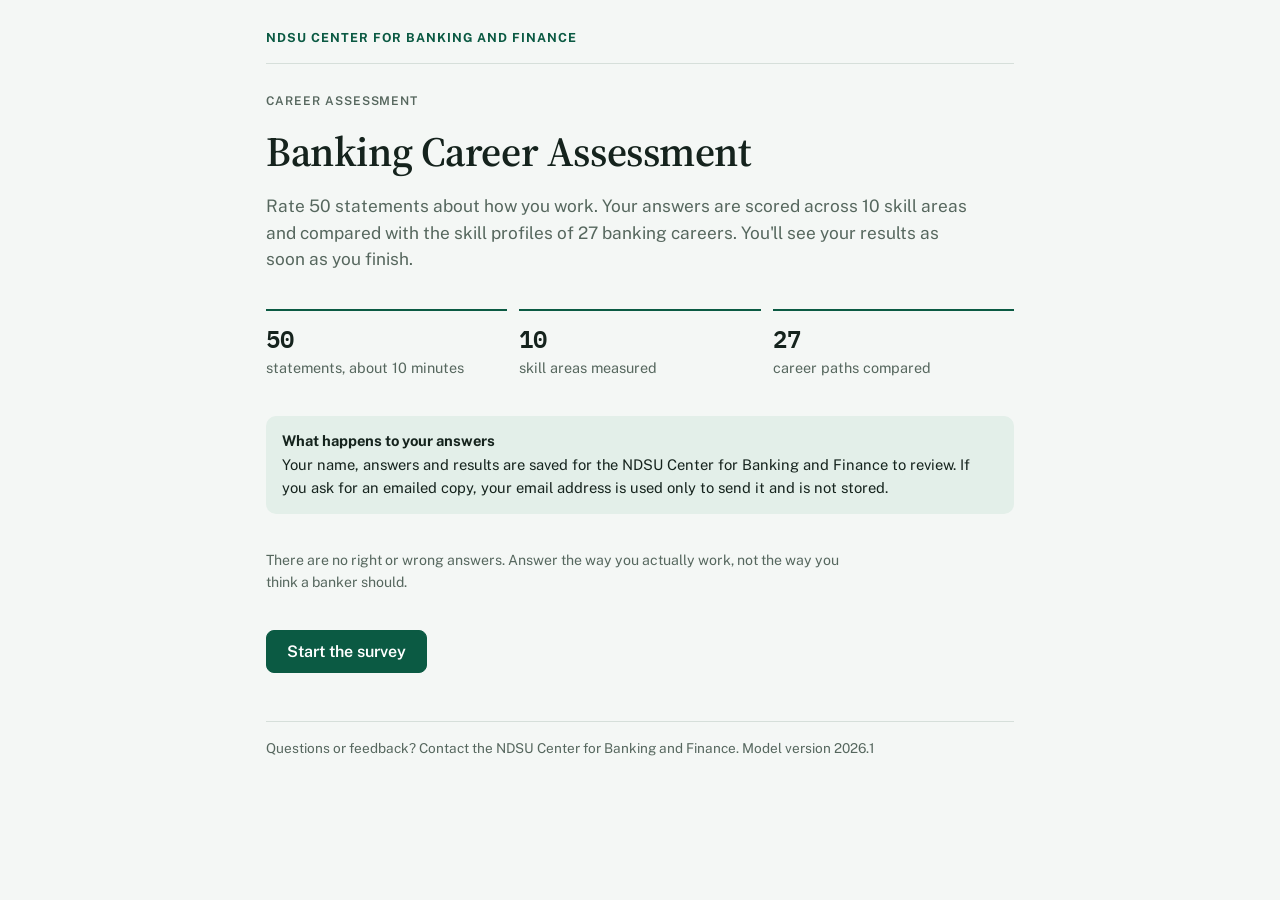
<file: index.html>
<!doctype html>
<html lang="en">
<head>
  <meta charset="utf-8">
  <meta name="viewport" content="width=device-width, initial-scale=1, viewport-fit=cover">
  <title>Banking Career Assessment</title>
  <meta name="description" content="NDSU Center for Banking and Finance career assessment survey.">
  <meta name="robots" content="noindex, nofollow">
  <link rel="preconnect" href="https://fonts.googleapis.com">
  <link rel="preconnect" href="https://fonts.gstatic.com" crossorigin>
  <link rel="stylesheet" href="https://fonts.googleapis.com/css2?family=IBM+Plex+Mono:wght@400;500;600&family=Public+Sans:wght@400;500;600;700&family=Source+Serif+4:opsz,wght@8..60,600&display=swap">
  <link rel="stylesheet" href="css/styles.css">
</head>
<body>
  <main class="wrap" id="app">
    <noscript>This survey needs JavaScript turned on.</noscript>
  </main>
  <script src="js/config.js"></script>
  <script src="js/scoring.js"></script>
  <script src="js/app.js"></script>
</body>
</html>
</file>
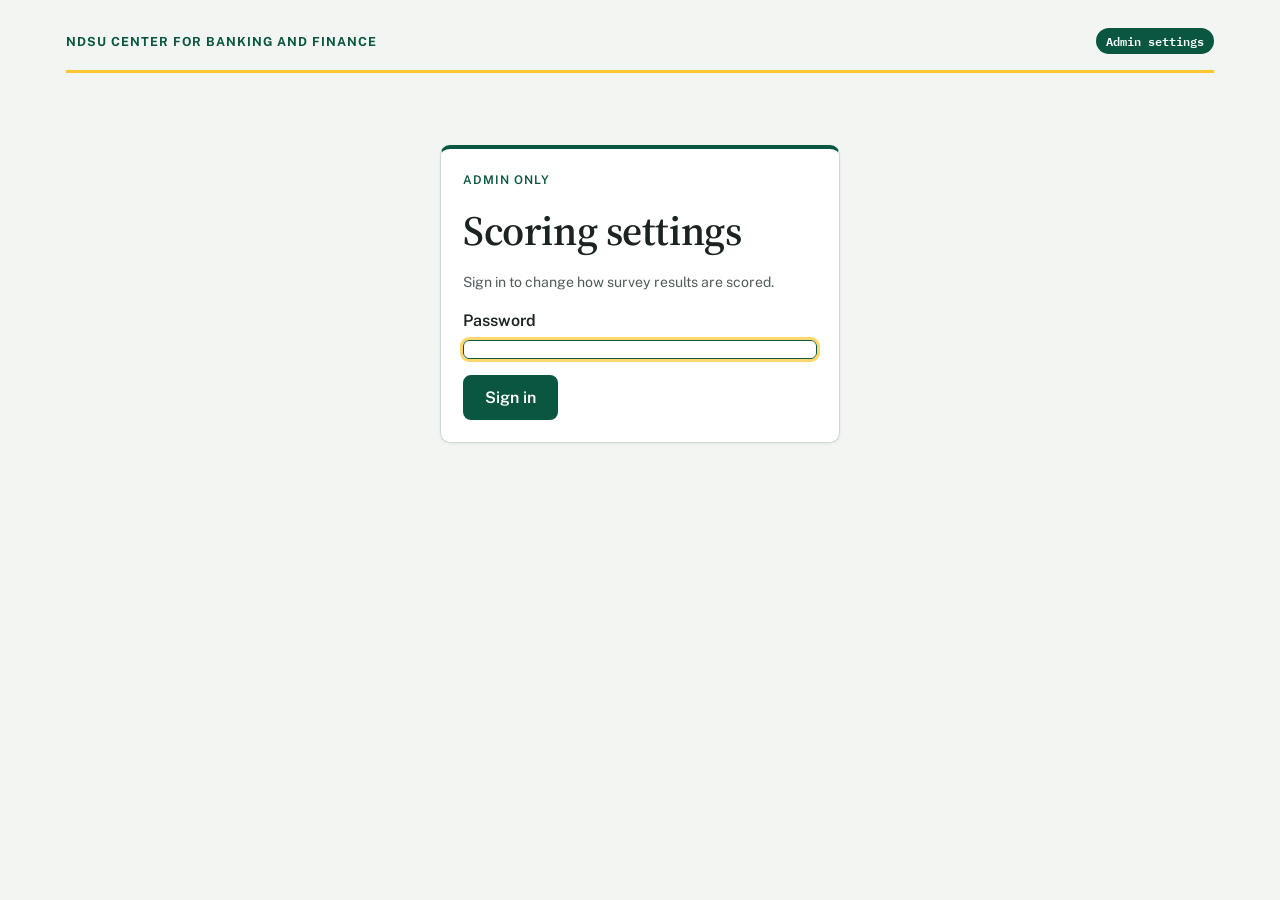
<file: admin.html>
<!doctype html>
<html lang="en">
<head>
  <meta charset="utf-8">
  <meta name="viewport" content="width=device-width, initial-scale=1, viewport-fit=cover">
  <title>Admin settings - Banking Career Assessment</title>
  <meta name="robots" content="noindex, nofollow">
  <link rel="preconnect" href="https://fonts.googleapis.com">
  <link rel="preconnect" href="https://fonts.gstatic.com" crossorigin>
  <link rel="stylesheet" href="https://fonts.googleapis.com/css2?family=IBM+Plex+Mono:wght@400;500;600&family=Public+Sans:wght@400;500;600;700&family=Source+Serif+4:opsz,wght@8..60,600&display=swap">
  <link rel="stylesheet" href="css/styles.css">
  <link rel="stylesheet" href="css/admin.css">
</head>
<body class="admin">
  <main class="wrap admin-wrap" id="admin">
    <noscript>This page needs JavaScript turned on.</noscript>
  </main>
  <script src="js/config.js"></script>
  <script src="js/scoring.js"></script>
  <script src="js/admin.js"></script>
</body>
</html>
</file>
<file: css/styles.css>
/* Layout: one calm reading column; results read like a ledger (career, deviation, bar). */
:root {
  --bg: #f4f7f5;
  --surface: #ffffff;
  --ink: #15231d;
  --muted: #56675e;
  --line: #d6dfda;
  --green: #0b5a43;
  --green-soft: #e3efe9;
  --gold: #e3a912;
  --gold-soft: #fbf1d3;
  --gold-ink: #6e4f00;
  --low: #a2432f;
  --low-soft: #f7e6e1;
  --focus: #1b7fd1;

  --font-display: "Source Serif 4", Georgia, "Times New Roman", serif;
  --font-body: "Public Sans", "Segoe UI", system-ui, -apple-system, sans-serif;
  --font-data: "IBM Plex Mono", ui-monospace, "SFMono-Regular", Consolas, monospace;

  --radius: 10px;
  color-scheme: light;
}
@media (prefers-color-scheme: dark) {
  :root:not([data-theme="light"]) {
    --bg: #0e1613; --surface: #16211c; --ink: #e4ede8; --muted: #9aaca3; --line: #2a3a33;
    --green: #5fc39d; --green-soft: #1b3129; --gold: #f0c445; --gold-soft: #33290c; --gold-ink: #f3d376;
    --low: #e38b76; --low-soft: #3a211b; --focus: #6cb6f5;
    color-scheme: dark;
  }
}
:root[data-theme="dark"] {
  --bg: #0e1613; --surface: #16211c; --ink: #e4ede8; --muted: #9aaca3; --line: #2a3a33;
  --green: #5fc39d; --green-soft: #1b3129; --gold: #f0c445; --gold-soft: #33290c; --gold-ink: #f3d376;
  --low: #e38b76; --low-soft: #3a211b; --focus: #6cb6f5;
  color-scheme: dark;
}

* { box-sizing: border-box; }
body {
  margin: 0;
  background: var(--bg);
  color: var(--ink);
  font: 16px/1.55 var(--font-body);
  -webkit-font-smoothing: antialiased;
}
.wrap { max-width: 780px; margin: 0 auto; padding-inline: 16px; padding-block: 24px 64px; }

/* ---------- masthead ---------- */
.masthead { display: flex; align-items: baseline; justify-content: space-between; gap: 12px; flex-wrap: wrap;
  padding-block: 4px 16px; border-bottom: 1px solid var(--line); margin-bottom: 28px; }
.org { font-size: 0.78rem; letter-spacing: 0.08em; text-transform: uppercase; color: var(--green); font-weight: 700; }
.mode-tag { font: 500 0.72rem var(--font-data); color: var(--gold-ink); background: var(--gold-soft); padding: 2px 8px; border-radius: 99px; }

h1, h2, h3 { font-family: var(--font-display); font-weight: 600; line-height: 1.2; text-wrap: balance; margin: 0; }
h1 { font-size: clamp(1.9rem, 5vw, 2.6rem); letter-spacing: -0.01em; }
h2 { font-size: 1.4rem; }
h3 { font-size: 1.08rem; }
p { margin: 0; max-width: 65ch; }
.lede { font-size: 1.08rem; color: var(--muted); }
.stack { display: flex; flex-direction: column; gap: 16px; }
.stack-lg { display: flex; flex-direction: column; gap: 36px; }
.eyebrow { font-size: 0.75rem; letter-spacing: 0.08em; text-transform: uppercase; color: var(--muted); font-weight: 600; }
.muted { color: var(--muted); }
.small { font-size: 0.88rem; }

/* ---------- intro facts ---------- */
.facts { display: grid; grid-template-columns: repeat(3, minmax(0, 1fr)); gap: 12px; margin: 0; }
.facts div { border-top: 2px solid var(--green); padding-top: 8px; }
.facts dt { font: 600 1.5rem var(--font-data); font-variant-numeric: tabular-nums; }
.facts dd { margin: 0; color: var(--muted); font-size: 0.9rem; }
.notice { background: var(--green-soft); border-radius: var(--radius); padding: 14px 16px; font-size: 0.92rem; }
.notice strong { display: block; margin-bottom: 2px; }

/* ---------- buttons & fields ---------- */
.btn { font: 600 1rem var(--font-body); border-radius: 8px; padding: 11px 20px; cursor: pointer;
  border: 1px solid var(--green); background: var(--green); color: var(--surface); }
.btn:hover { filter: brightness(1.08); }
.btn.secondary { background: transparent; color: var(--green); }
.btn.link { background: none; border: none; color: var(--green); padding: 6px 0; text-decoration: underline; }
.btn:disabled { opacity: 0.5; cursor: not-allowed; }
.actions { display: flex; gap: 12px; flex-wrap: wrap; align-items: center; justify-content: space-between; }
:focus-visible { outline: 3px solid var(--focus); outline-offset: 2px; }

.field { display: flex; flex-direction: column; gap: 6px; }
.field label, .field legend { font-weight: 600; }
.field .req { color: var(--low); }
input[type="text"], input[type="email"], select, textarea {
  font: 1rem var(--font-body); color: var(--ink); background: var(--surface);
  border: 1px solid var(--line); border-radius: 8px; padding: 10px 12px; width: 100%; }
textarea { min-height: 80px; resize: vertical; }
fieldset { border: 0; margin: 0; padding: 0; min-width: 0; }
.checks { display: grid; grid-template-columns: repeat(auto-fill, minmax(210px, 1fr)); gap: 6px 16px; }
.checks label { font-weight: 400; display: flex; gap: 8px; align-items: center; }
.error { color: var(--low); font-size: 0.9rem; }

/* ---------- progress ---------- */
.progress { position: sticky; top: env(safe-area-inset-top, 0px); z-index: 2; background: var(--bg);
  padding-block: 10px; margin-top: -10px; display: flex; flex-direction: column; gap: 6px; }
.progress-row { display: flex; justify-content: space-between; font: 500 0.8rem var(--font-data); color: var(--muted); font-variant-numeric: tabular-nums; }
.bar { height: 6px; background: var(--line); border-radius: 99px; overflow: hidden; }
.bar > span { display: block; height: 100%; background: var(--green); transition: width 0.25s ease; }

/* ---------- likert question ---------- */
.q { background: var(--surface); border: 1px solid var(--line); border-radius: var(--radius); padding: 18px; }
.q.missing { border-color: var(--low); }
.q legend { float: left; width: 100%; font-weight: 500; font-size: 1.02rem; padding: 0; margin-bottom: 14px; }
.q legend + * { clear: both; }
.q-num { font: 600 0.8rem var(--font-data); color: var(--muted); margin-right: 6px; }
.scale { display: grid; grid-template-columns: repeat(5, minmax(0, 1fr)); gap: 6px; }
.scale input { position: absolute; opacity: 0; pointer-events: none; }
.scale label { display: flex; flex-direction: column; align-items: center; gap: 4px; text-align: center; cursor: pointer;
  border: 1px solid var(--line); border-radius: 8px; padding: 10px 4px; font-size: 0.78rem; line-height: 1.2; color: var(--muted); min-width: 0; }
.scale label b { font: 600 1.05rem var(--font-data); color: var(--ink); }
.scale label:hover { border-color: var(--green); }
.scale input:checked + label { background: var(--green); border-color: var(--green); color: var(--surface); }
.scale input:checked + label b { color: var(--surface); }
.scale input:focus-visible + label { outline: 3px solid var(--focus); outline-offset: 2px; }
@media (max-width: 480px) {
  .scale label { font-size: 0; padding: 12px 2px; }
  .scale label b { font-size: 1.1rem; }
  .scale-ends { display: flex !important; }
  .facts { grid-template-columns: 1fr; }
}
.scale-ends { display: none; justify-content: space-between; font-size: 0.75rem; color: var(--muted); margin-top: 6px; }

/* ---------- results ---------- */
.skills-top { display: grid; grid-template-columns: repeat(3, minmax(0, 1fr)); gap: 12px; }
.skill-card { background: var(--gold-soft); border-radius: var(--radius); padding: 14px; display: flex; flex-direction: column; gap: 4px; }
.skill-card .rank { font: 600 0.75rem var(--font-data); color: var(--gold-ink); }
.skill-card .name { font-family: var(--font-display); font-weight: 600; font-size: 1.05rem; line-height: 1.25; }
.skill-card .score { font: 500 0.9rem var(--font-data); color: var(--muted); }
@media (max-width: 560px) { .skills-top { grid-template-columns: 1fr; } }

.split { display: grid; grid-template-columns: repeat(2, minmax(0, 1fr)); gap: 24px; }
@media (max-width: 620px) { .split { grid-template-columns: 1fr; } }
.shortlist { list-style: none; margin: 0; padding: 0; border-top: 1px solid var(--line); }
.shortlist li { display: flex; justify-content: space-between; gap: 12px; padding: 9px 0; border-bottom: 1px solid var(--line); }
.shortlist .dev { font: 500 0.95rem var(--font-data); font-variant-numeric: tabular-nums; }
.shortlist.top .dev { color: var(--green); }
.shortlist.bottom .dev { color: var(--low); }
.list-head { display: flex; justify-content: space-between; font-size: 0.75rem; letter-spacing: 0.06em; text-transform: uppercase; color: var(--muted); margin-bottom: 6px; }

/* skill profile: 1-5 scale bars */
.profile { display: flex; flex-direction: column; gap: 8px; }
.prow { display: grid; grid-template-columns: minmax(0, 11rem) minmax(0, 1fr) 3rem; gap: 12px; align-items: center; font-size: 0.92rem; }
.ptrack { position: relative; height: 12px; background: var(--line); border-radius: 99px; }
.ptrack span { position: absolute; inset: 0 auto 0 0; background: var(--green); border-radius: 99px; }
.pval { font: 500 0.9rem var(--font-data); text-align: right; font-variant-numeric: tabular-nums; }
.paxis { display: grid; grid-template-columns: minmax(0, 11rem) minmax(0, 1fr) 3rem; gap: 12px; }
.paxis div:nth-child(2) { display: flex; justify-content: space-between; font: 0.72rem var(--font-data); color: var(--muted); }
@media (max-width: 480px) { .prow, .paxis { grid-template-columns: minmax(0, 7.5rem) minmax(0, 1fr) 2.6rem; } }

/* full ranking ledger */
.ledger { border-top: 1px solid var(--line); }
.ledger details { border-bottom: 1px solid var(--line); }
.ledger summary { list-style: none; cursor: pointer; display: grid; grid-template-columns: 2.2rem minmax(0, 1fr) 4.2rem minmax(0, 7rem);
  gap: 10px; align-items: center; padding: 10px 0; }
.ledger summary::-webkit-details-marker { display: none; }
.ledger summary:hover .cname { color: var(--green); }
.ledger .rk { font: 600 0.85rem var(--font-data); color: var(--muted); font-variant-numeric: tabular-nums; }
.ledger .cname { font-weight: 600; }
.ledger .grp { display: block; font-size: 0.78rem; color: var(--muted); font-weight: 400; }
.ledger .dv { font: 500 0.95rem var(--font-data); text-align: right; font-variant-numeric: tabular-nums; }
.fit { height: 8px; background: var(--line); border-radius: 99px; overflow: hidden; }
.fit span { display: block; height: 100%; background: var(--green); }
.ledger details.is-top summary .rk { color: var(--gold-ink); }
.ledger details.is-bottom .fit span { background: var(--low); }
.ledger-head { display: grid; grid-template-columns: 2.2rem minmax(0, 1fr) 4.2rem minmax(0, 7rem); gap: 10px;
  font-size: 0.72rem; letter-spacing: 0.06em; text-transform: uppercase; color: var(--muted); padding-bottom: 6px; }
.ledger-head span:nth-child(3) { text-align: right; }
.breakdown { padding: 4px 0 14px 3.2rem; overflow-x: auto; }
.breakdown table { border-collapse: collapse; font-size: 0.85rem; width: 100%; max-width: 480px; }
.breakdown th, .breakdown td { padding: 4px 8px; text-align: right; font-variant-numeric: tabular-nums; }
.breakdown th:first-child, .breakdown td:first-child { text-align: left; }
.breakdown thead th { color: var(--muted); font-weight: 600; font-size: 0.75rem; text-transform: uppercase; letter-spacing: 0.05em; }
.breakdown td { font-family: var(--font-data); }
.breakdown td:first-child { font-family: var(--font-body); }
.pos { color: var(--green); } .neg { color: var(--low); }
@media (max-width: 480px) {
  .ledger summary, .ledger-head { grid-template-columns: 1.8rem minmax(0, 1fr) 3.6rem; }
  .ledger .fit, .ledger-head span:nth-child(4) { display: none; }
  .breakdown { padding-left: 0; }
}

.panel { background: var(--surface); border: 1px solid var(--line); border-radius: var(--radius); padding: 18px; }
.email-row { display: flex; gap: 10px; flex-wrap: wrap; }
.email-row input { flex: 1 1 240px; min-width: 0; }
.status { font-size: 0.88rem; display: flex; gap: 8px; align-items: center; flex-wrap: wrap; }
.dot { width: 8px; height: 8px; border-radius: 50%; background: var(--muted); flex: none; }
.dot.ok { background: var(--green); } .dot.warn { background: var(--gold); } .dot.bad { background: var(--low); }
.confirm { display: flex; gap: 10px; align-items: center; flex-wrap: wrap; }
footer { margin-top: 48px; padding-top: 16px; border-top: 1px solid var(--line); font-size: 0.85rem; color: var(--muted); }

@media (prefers-reduced-motion: reduce) { * { transition: none !important; scroll-behavior: auto !important; } }
@media print {
  .progress, .no-print, .email-panel { display: none !important; }
  body { background: #fff; color: #000; }
  details { break-inside: avoid; }
}
</file>
<file: css/admin.css>
/* Admin settings page. Builds on styles.css.
   Always light, with NDSU green (#0A5640) and yellow (#FFC72C), so it stays readable
   even when the device is in dark mode. */
body.admin {
  --bg: #f3f5f3; --surface: #ffffff; --ink: #1c2420; --muted: #4f5d56; --line: #cfd8d3;
  --green: #0a5640; --green-soft: #e1eee8; --gold: #ffc72c; --gold-soft: #fff3cc; --gold-ink: #5c4300;
  --low: #a2432f; --low-soft: #f7e6e1; --focus: #1b7fd1;
  --ndsu-green: #0a5640; --ndsu-yellow: #ffc72c;
  color-scheme: light;
  background: var(--bg); color: var(--ink);
  accent-color: var(--ndsu-green);
}
.admin-wrap { max-width: 1180px; }
.admin-wrap .masthead { border-bottom: 3px solid var(--ndsu-yellow); }
.admin-wrap .org { color: var(--ndsu-green); }
.admin-wrap .mode-tag { background: var(--ndsu-green); color: #fff; padding: 3px 10px; font-weight: 600; }

/* cards */
.admin-wrap .card { background: var(--surface); color: var(--ink); border: 1px solid var(--line); border-top: 4px solid var(--ndsu-green);
  border-radius: 10px; padding: 22px; box-shadow: 0 1px 3px rgba(10, 86, 64, .08); }
.admin-wrap .card h2, .admin-wrap .card h3 { color: var(--ndsu-green); }
.admin-wrap .card p, .admin-wrap .card label, .admin-wrap .card li { color: var(--ink); }
.admin-wrap .card .muted, .admin-wrap .hint { color: var(--muted); }
.hint { font-size: 13px; margin-top: 4px; }

/* sticky top bar */
.admin-bar { display: flex; flex-wrap: wrap; gap: 12px; align-items: center; justify-content: space-between; position: sticky; top: 0; z-index: 5;
  background: var(--ndsu-green); color: #fff; padding: 12px 16px; border-radius: 10px; border-bottom: 3px solid var(--ndsu-yellow); }
.admin-bar strong { color: #fff; font-size: 17px; }
.admin-bar .state { font-size: 14px; color: #dcebe4; margin-left: 6px; }
.admin-bar .state.dirty { color: var(--ndsu-yellow); font-weight: 700; }
.admin-bar .btn { background: var(--ndsu-yellow); color: #1c2420; border: 2px solid var(--ndsu-yellow); }
.admin-bar .btn.secondary { background: transparent; color: #fff; border-color: #fff; }
.admin-bar .btn.link { background: none; border: none; color: #fff; }
.admin-bar .btn:disabled { opacity: .45; }

/* buttons elsewhere */
.admin-wrap .btn { background: var(--ndsu-green); color: #fff; border: 2px solid var(--ndsu-green); }
.admin-wrap .btn.secondary { background: #fff; color: var(--ndsu-green); border-color: var(--ndsu-green); }
.admin-wrap .btn.link { background: none; border: none; color: var(--ndsu-green); }
.admin-wrap .btn:hover { filter: none; background-color: #0d6f53; color: #fff; }
.admin-wrap .btn.secondary:hover { background: var(--green-soft); color: var(--ndsu-green); }
.admin-wrap .btn.link:hover { background: none; color: #0d6f53; }
.admin-bar .btn:hover { background: #ffd35c; color: #1c2420; }
.admin-bar .btn.secondary:hover { background: rgba(255, 255, 255, .15); color: #fff; }
.admin-bar .btn.link:hover { background: none; color: #fff; }

/* form controls */
.admin-wrap input, .admin-wrap select, .admin-wrap textarea { background: #fff; color: var(--ink); border: 1px solid #9fb0a8; border-radius: 6px; }
.admin-wrap input:focus, .admin-wrap select:focus, .admin-wrap textarea:focus { border-color: var(--ndsu-green); outline: 3px solid rgba(255, 199, 44, .7); outline-offset: 0; }
.settings-grid { display: grid; grid-template-columns: repeat(auto-fit, minmax(230px, 1fr)); gap: 18px; }
.settings-grid .field select, .settings-grid .field input { width: 100%; padding: 9px 10px; }
.settings-grid .field label { color: var(--ndsu-green); }

/* career table */
.table-scroll { overflow-x: auto; border: 1px solid var(--line); border-radius: 8px; background: #fff; }
table.careers { border-collapse: collapse; width: 100%; font-size: 14px; color: var(--ink); }
table.careers th, table.careers td { padding: 5px 6px; border-bottom: 1px solid #e3e9e5; text-align: left; vertical-align: middle; }
table.careers tbody tr:nth-child(even) td { background: #f7faf8; }
table.careers thead th { position: sticky; top: 0; background: var(--ndsu-green); color: #fff; font-size: 12px; line-height: 1.25; }
table.careers th.num, table.careers td.num { text-align: center; width: 62px; }
table.careers input[type=text] { width: 100%; min-width: 150px; padding: 6px 8px; }
table.careers input[type=number] { width: 58px; padding: 6px 4px; text-align: center; font-family: "IBM Plex Mono", monospace; }
table.careers select { padding: 6px; min-width: 112px; }
table.careers input.changed, table.careers select.changed, .settings-grid .changed { background: var(--gold-soft); border-color: #d9a400; }
table.careers input.invalid { background: #fde8e8; border-color: #c0392b; }
table.careers tr.new td { background: #e6f4ea; }
table.careers tr.removed td { opacity: .45; text-decoration: line-through; }
.details-row td { padding: 0 6px 10px; }
.details-row .more { display: grid; grid-template-columns: 220px 1fr; gap: 8px; }
.details-row input, .details-row textarea { width: 100%; padding: 6px 8px; font: inherit; }
.row-actions button { font-size: 12px; padding: 4px 8px; }

/* try it out */
.try-grid { display: grid; grid-template-columns: repeat(auto-fit, minmax(210px, 1fr)); gap: 10px 18px; }
.try-grid label { display: grid; grid-template-columns: 1fr auto; font-size: 13px; gap: 2px 8px; }
.try-grid label b { color: var(--ndsu-green); font-family: "IBM Plex Mono", monospace; }
.try-grid input[type=range] { grid-column: 1 / -1; width: 100%; border: 0; padding: 0; background: none; }
.try-results { display: grid; grid-template-columns: repeat(auto-fit, minmax(260px, 1fr)); gap: 18px; }
.admin-wrap .shortlist { border-top: 2px solid var(--ndsu-yellow); }
.admin-wrap .shortlist li { border-bottom: 1px solid #e3e9e5; color: var(--ink); }
.admin-wrap .shortlist .dev { color: var(--ndsu-green); font-weight: 600; }

/* messages */
.msg { padding: 10px 14px; border-radius: 8px; font-size: 14px; }
.msg.bad { background: #fde8e8; color: #8a1f11; border: 1px solid #e8b4ab; }
.msg.ok { background: #e6f4ea; color: #1e5a2e; border: 1px solid #b7dcc1; }
.msg ul { margin: 6px 0 0 18px; }

.login { max-width: 400px; margin: 8vh auto; }
.admin-wrap .login .eyebrow { color: var(--ndsu-green); }
.admin-wrap > .stack-lg > p.muted, .admin-wrap .stack-lg > p.muted.small { color: var(--muted); }
.toolbar { display: flex; flex-wrap: wrap; gap: 8px; align-items: center; }
.admin-wrap code { background: var(--green-soft); color: var(--ndsu-green); padding: 1px 5px; border-radius: 4px; }
@media (max-width: 640px) { .details-row .more { grid-template-columns: 1fr; } }
</file>
